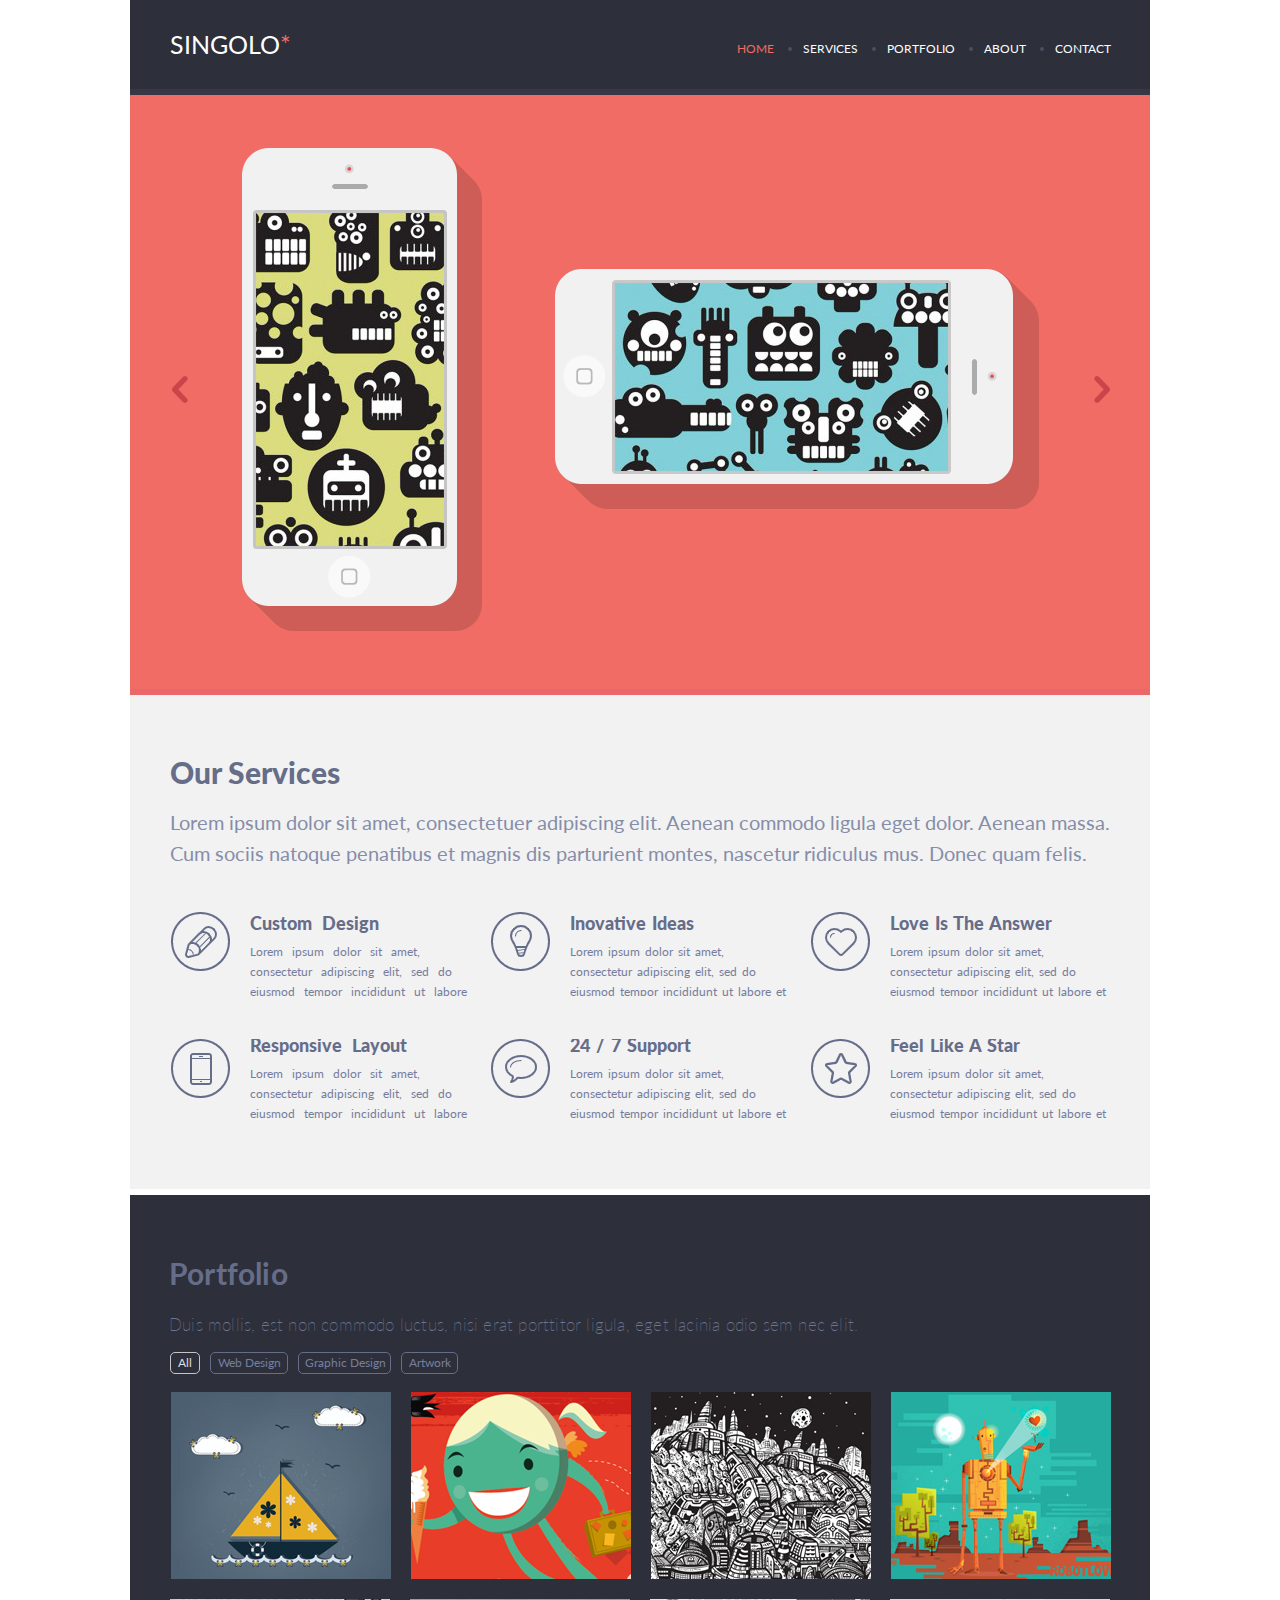
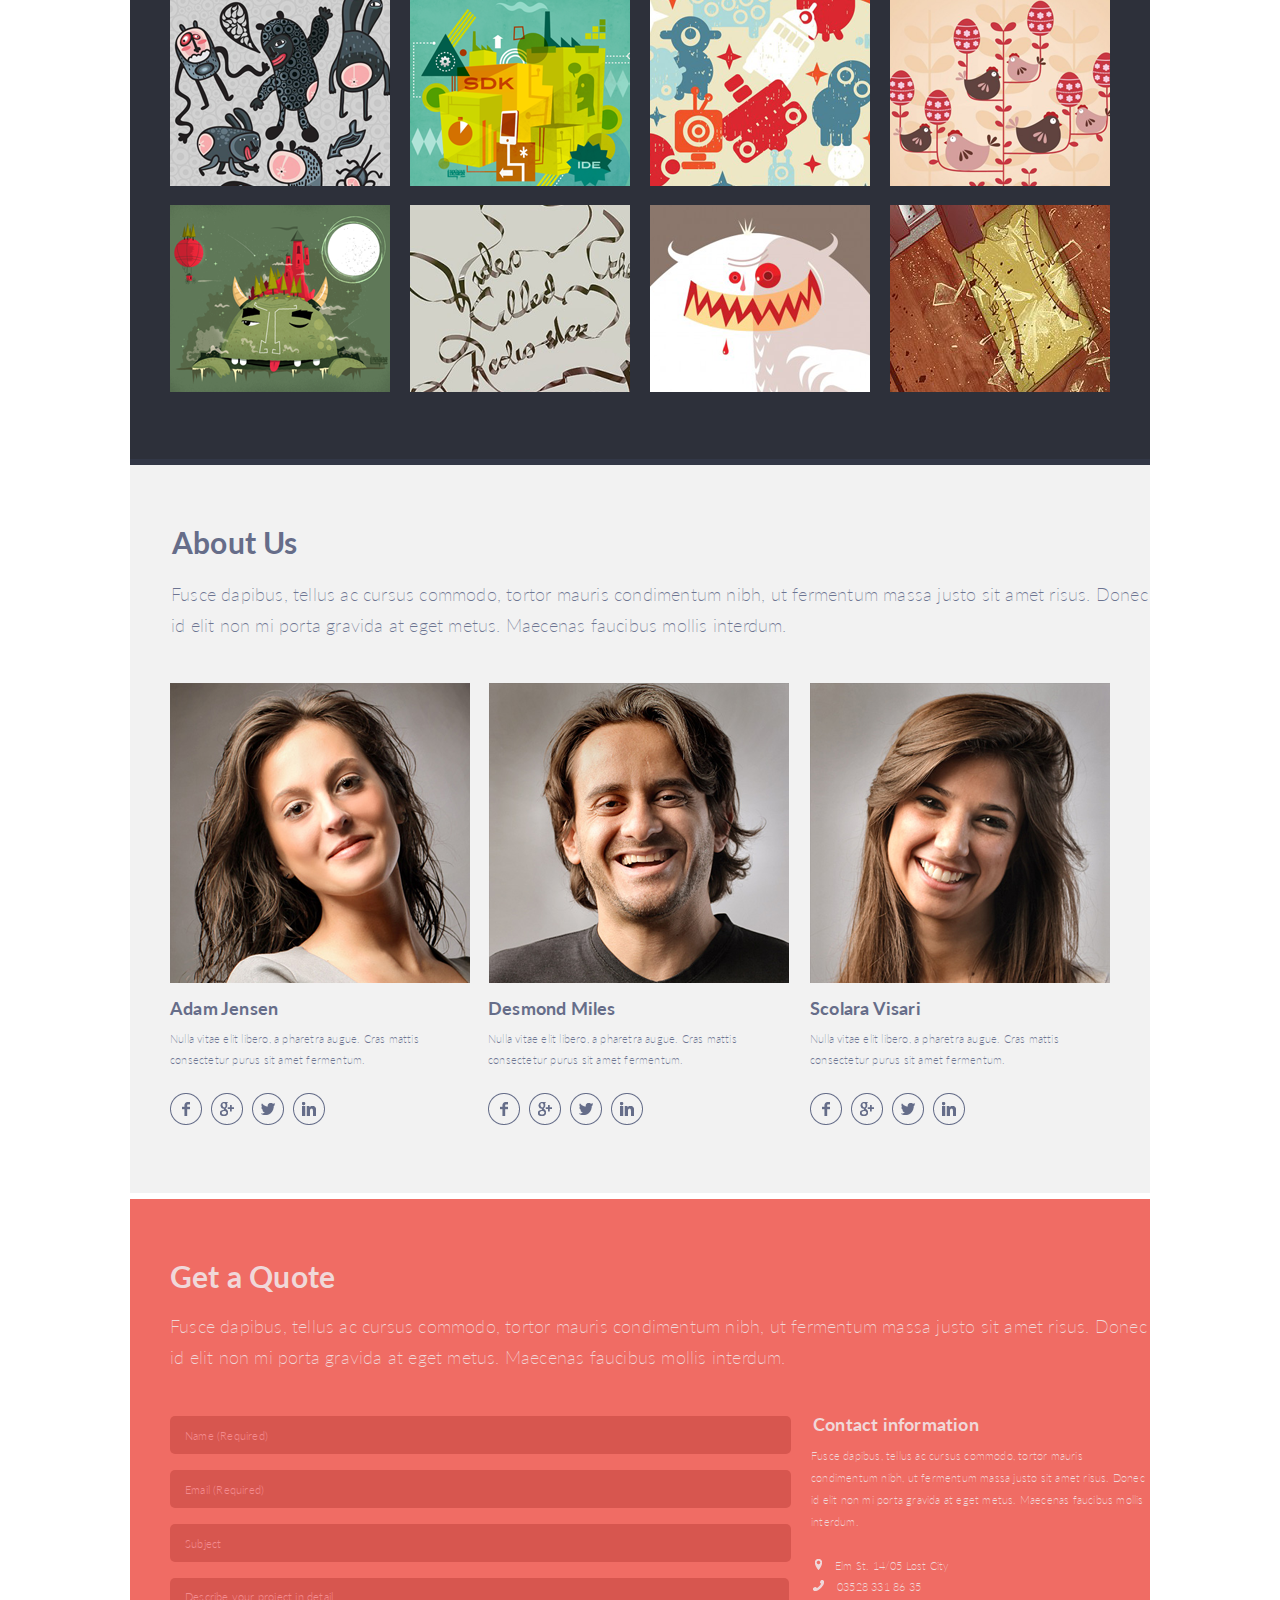
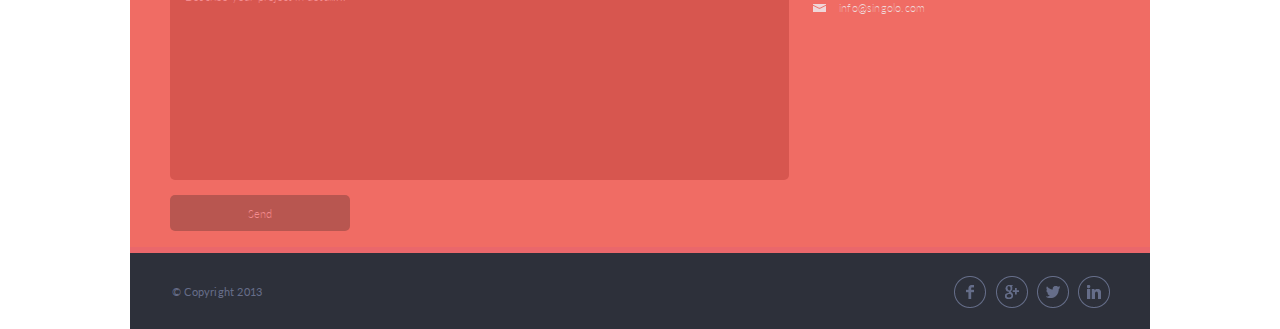
<file: index.html>
<!DOCTYPE html>
<html lang="en">
<head>
    <meta charset="UTF-8">
    <meta name="viewport" content="width=device-width, initial-scale=1.0">
    <link rel="stylesheet" href="style.css">
    <link href="https://fonts.googleapis.com/css?family=Lato&display=swap" rel="stylesheet">
    <title>Document</title>
</head>
<body>
    <div class="all">
        <header>
            <div class="logo"><a href=""><h1>SINGOLO<span>*</span></h1></a></div>
            <nav>
                <ul class="menu">
                    <li ><a href="" class="active">HOME</a></li>
                    <li><a href="">SERVICES</a></li>
                    <li><a a href="">PORTFOLIO</a></li>
                    <li><a a href="">ABOUT</a></li>
                    <li><a a href="">CONTACT</a></li>
                </ul>
            </nav>
        </header>
        <main class="slider">
            
            <div class="scroll">
                <div><img src="assets/leftbut.svg"></div>
                <div><img src="assets/rightbu.svg"></div>
            </div>
            <div class="mainphoto">
                <div class="veriphone"><img src="assets/iphone.png"></div>
                <div class="verscreen"><img src="assets/Screen.png"></div>
                <div class="versshedow"><img src="assets/Shadow.png"></div>

            </div>
            <div class="goriz">
                <div class="veriphone"><img src="assets/iPhone Horizontal.png"></div>   
              
            </div>
                
          
        </main>
        <footer>
            <div class="infoservices">
                <h2>Our Services</h2>
                <p>Lorem ipsum dolor sit amet, consectetuer adipiscing elit. Aenean commodo ligula eget dolor. Aenean massa. Cum sociis natoque penatibus et magnis dis parturient montes, nascetur ridiculus mus. Donec quam felis.</p>
            </div>
            <div class="fblockser">
                <ul>
                    <li>
                        <span><img src="assets/pen.png"></span>
                        <div>
                            <p>Custom Design</p>
                            <span>Lorem ipsum dolor sit amet, consectetur adipiscing elit, sed do eiusmod tempor incididunt ut labore et dolore magna aliqua. Ut enim ad minim veniam, quis nostrud exercitation ullamco laboris nisi ut aliquip ex ea commodo consequat. Duis aute irure dolor in reprehenderit in voluptate velit esse cillum dolore eu fugiat nulla pariatur. Excepteur sint occaecat cupidatat non proident, sunt in culpa qui officia deserunt mollit anim id est laborum</span>
                        </div>
                    </li>
                    <li>
                        <img src="assets/Bulb.png">
                        <div>
                            <p>Inovative Ideas</p>
                            <span>Lorem ipsum dolor sit amet, consectetur adipiscing elit, sed do eiusmod tempor incididunt ut labore et dolore magna aliqua. Ut enim ad minim veniam, quis nostrud exercitation ullamco laboris nisi ut aliquip ex ea commodo consequat. Duis aute irure dolor in reprehenderit in voluptate velit esse cillum dolore eu fugiat nulla pariatur. Excepteur sint occaecat cupidatat non proident, sunt in culpa qui officia deserunt mollit anim id est laborum</span>
                        </div>
                    </li>
                    <li>
                        <img src="assets/Heart.png">
                        <div>
                            <p>Love Is The Answer</p>
                            <span>Lorem ipsum dolor sit amet, consectetur adipiscing elit, sed do eiusmod tempor incididunt ut labore et dolore magna aliqua. Ut enim ad minim veniam, quis nostrud exercitation ullamco laboris nisi ut aliquip ex ea commodo consequat. Duis aute irure dolor in reprehenderit in voluptate velit esse cillum dolore eu fugiat nulla pariatur. Excepteur sint occaecat cupidatat non proident, sunt in culpa qui officia deserunt mollit anim id est laborum</span>
                        </div>
                        </li>
                
                </ul>                
            </div>
            <div class="fblockser second">
                <ul>
                    <li>
                        <span><img src="assets/Phone.png"></span>
                        <div>
                            <p>Responsive Layout</p>
                            <span>Lorem ipsum dolor sit amet, consectetur adipiscing elit, sed do eiusmod tempor incididunt ut labore et dolore magna aliqua. Ut enim ad minim veniam, quis nostrud exercitation ullamco laboris nisi ut aliquip ex ea commodo consequat. Duis aute irure dolor in reprehenderit in voluptate velit esse cillum dolore eu fugiat nulla pariatur. Excepteur sint occaecat cupidatat non proident, sunt in culpa qui officia deserunt mollit anim id est laborum</span>
                        </div>
                    </li>
                    <li>
                        <img src="assets/Bubble.png">
                        <div>
                            <p>24 / 7 Support</p>
                            <span>Lorem ipsum dolor sit amet, consectetur adipiscing elit, sed do eiusmod tempor incididunt ut labore et dolore magna aliqua. Ut enim ad minim veniam, quis nostrud exercitation ullamco laboris nisi ut aliquip ex ea commodo consequat. Duis aute irure dolor in reprehenderit in voluptate velit esse cillum dolore eu fugiat nulla pariatur. Excepteur sint occaecat cupidatat non proident, sunt in culpa qui officia deserunt mollit anim id est laborum</span>
                        </div>
                    </li>
                    <li>
                        <img src="assets/Star.png">
                        <div>
                            <p>Feel Like A Star</p>
                            <span>Lorem ipsum dolor sit amet, consectetur adipiscing elit, sed do eiusmod tempor incididunt ut labore et dolore magna aliqua. Ut enim ad minim veniam, quis nostrud exercitation ullamco laboris nisi ut aliquip ex ea commodo consequat. Duis aute irure dolor in reprehenderit in voluptate velit esse cillum dolore eu fugiat nulla pariatur. Excepteur sint occaecat cupidatat non proident, sunt in culpa qui officia deserunt mollit anim id est laborum</span>
                        </div>
                     </li>
                
                </ul>                
            </div>
            

        </footer>
    </div>

    <div class="all">
        <div class="Portfolio">
            <div>Portfolio</div>
            <div class="portinf">
                Duis mollis, est non commodo luctus, nisi erat porttitor ligula, eget lacinia odio sem nec elit.
            </div>
            <ul>
                <li class="active"><input type="submit" value="All"></li>
                <li><input type="submit" value="Web Design"></li>
                <li><input type="submit" value="Graphic Design"></li>
                <li><input type="submit" value="Artwork"></li>            
            </ul>
            <div class="photo">
                <ul class="firsline">
                    <li><img src="assets/ship.png" alt="ship"></li>
                    <li><img src="assets/facescrim.png" alt="face"></li>
                    <li><img src="assets/city.png" alt="city"></li>
                    <li><img src="assets/robotlov.png" alt="robot"></li>
                </ul>
                <ul class="secondline">
                    <li><img src="assets/bear.png" alt="bear"></li>
                    <li><img src="assets/sdk.png" alt="mobilesdk"></li>
                    <li><img src="assets/roket.png" alt="rocket"></li>
                    <li><img src="assets/chiken.png" alt="chikens"></li>
                </ul>
                <ul class="thirdline">
                    <li><img src="assets/greencity.png" alt="grenn city"></li>
                    <li><img src="assets/words.png" alt="words"></li>
                    <li><img src="assets/yeti.png" alt="yeti"></li>
                    <li><img src="assets/growani.png" alt="grow aniamtion"></li>
                </ul>
                <ul class="fourline">
                    <li><img src="assets/greencity.png" alt="grenn city"></li>
                    <li><img src="assets/words.png" alt="words"></li>
                    <li><img src="assets/yeti.png" alt="yeti"></li>
                    <li><img src="assets/growani.png" alt="grow aniamtion"></li>
                </ul>
            </div>

            
        </div>

        <div class="AboutUs">
            <div>About Us</div>
            <div class="textabout">
                Fusce dapibus, tellus ac cursus commodo, tortor mauris condimentum nibh, ut fermentum massa justo sit amet risus. Donec id elit non mi porta gravida at eget metus. Maecenas faucibus mollis interdum.
            </div>

            <ul class="personinf">
                <li>
                    <div><img src="assets/fwphoto.png" alt="photo Adam"></div>
                    <div class="personname">Adam Jensen</div>
                    <div class="aboutperson">Nulla vitae elit libero, a pharetra augue. Cras mattis consectetur purus sit amet fermentum.  </div>
                    <div class="personcontact">
                        <a href="https://www.facebook.com/"><img src="assets/facebook.png" alt="facebook"></a>
                        <a href="https://plus.google.com/"><img src="assets/google+.png" alt="google+"></a>
                        <a href="https://twitter.com/"><img src="assets/twitter.png" alt="twitter"></a>
                        <a href="https://www.linkedin.com/"><img src="assets/linkedin.png" alt="linkedin"></a>
                    </div>
                </li>
                <li class="Aboutseccolomn">
                    <div><img src="assets/smphoto.png" alt="photo Desmond"></div>
                    <div class="personname">Desmond Miles</div>
                    <div class="aboutperson">Nulla vitae elit libero, a pharetra augue. Cras mattis consectetur purus sit amet fermentum.  </div>
                    <div class="personcontact">
                        <a href="https://www.facebook.com/"><img src="assets/facebook.png" alt="facebook"></a>
                        <a href="https://plus.google.com/"><img src="assets/google+.png" alt="google+"></a>
                        <a href="https://twitter.com/"><img src="assets/twitter.png" alt="twitter"></a>
                        <a href="https://www.linkedin.com/"><img src="assets/linkedin.png" alt="linkedin"></a>
                    </div>
                </li>
                <li class="Aboutseccolomn2">
                    <div><img src="assets/twphoto.png" alt="photo Scolara"></div>
                    <div class="personname">Scolara Visari</div>
                    <div class="aboutperson">Nulla vitae elit libero, a pharetra augue. Cras mattis consectetur purus sit amet fermentum. </div>
                    <div class="personcontact">
                        <a href="https://www.facebook.com/"><img src="assets/facebook.png" alt="facebook"></a>
                        <a href="https://plus.google.com/"><img src="assets/google+.png" alt="google+"></a>
                        <a href="https://twitter.com/"><img src="assets/twitter.png" alt="twitter"></a>
                        <a href="https://www.linkedin.com/"><img src="assets/linkedin.png" alt="linkedin"></a>
                    </div>
                </li>
            </ul>

        </div>




    </div>
    <div class="all3">
        <div class="singolo3">
            <div class="GetAquote">
                <div>Get a Quote</div>
                <div class="texGetAquote">
                Fusce dapibus, tellus ac cursus commodo, tortor mauris condimentum nibh, ut fermentum massa justo sit amet risus. Donec id elit non mi porta gravida at eget metus. Maecenas faucibus mollis interdum.
                </div>
                <div class="form_contact">
                    <form method="post" action="http://singolo.com" target="_blank">
                        <input type="text" required placeholder="Name (Required)">
                        <input type="email" required placeholder="Email (Required)">
                        <input type="text" placeholder="Subject">
                        <textarea name="discribe_project" placeholder="Describe your project in detail...."></textarea>
                        <label class="submitform"><input type="submit" value="Send"></label>
                    </form>
                    <div class="contact_in_form">
                        <div>Contact information</div>
                        <div class="ccontact_in_form_text">
                        Fusce dapibus, tellus ac cursus commodo, tortor mauris condimentum nibh, ut fermentum massa justo sit amet risus. Donec id elit non mi porta gravida at eget metus. Maecenas faucibus mollis interdum.
                        </div>
                        <div class="company_contact">
                            <div><img src="assets/location.png" alt="location"><span>Elm St. 14/05 Lost City</span></div>
                            <div><img src="assets/phone2.png" alt="phone"><span><a href="tel:+7035283318635">03528 331 86 35</span></a></div>
                            <div><img src="assets/mail.png" alt="mail"><span><a href="mailto:info@singolo.com" title="">info@singolo.com</a></span></div>
                        </div>
                        
                    </div>
                </div>
            </div>
        </div>
        <div class="footer">
            <div>&copy; Copyright 2013</div>
            <div class="personcontact">
                <a href="https://www.facebook.com/"><img src="assets/facebook.png" alt="facebook"></a>
                <a href="https://plus.google.com/"><img src="assets/google+.png" alt="google+"></a>
                <a href="https://twitter.com/"><img src="assets/twitter.png" alt="twitter"></a>
                <a href="https://www.linkedin.com/"><img src="assets/linkedin.png" alt="linkedin"></a>
            </div>

        </div>
  </div> 


</body>
</html>
</file>
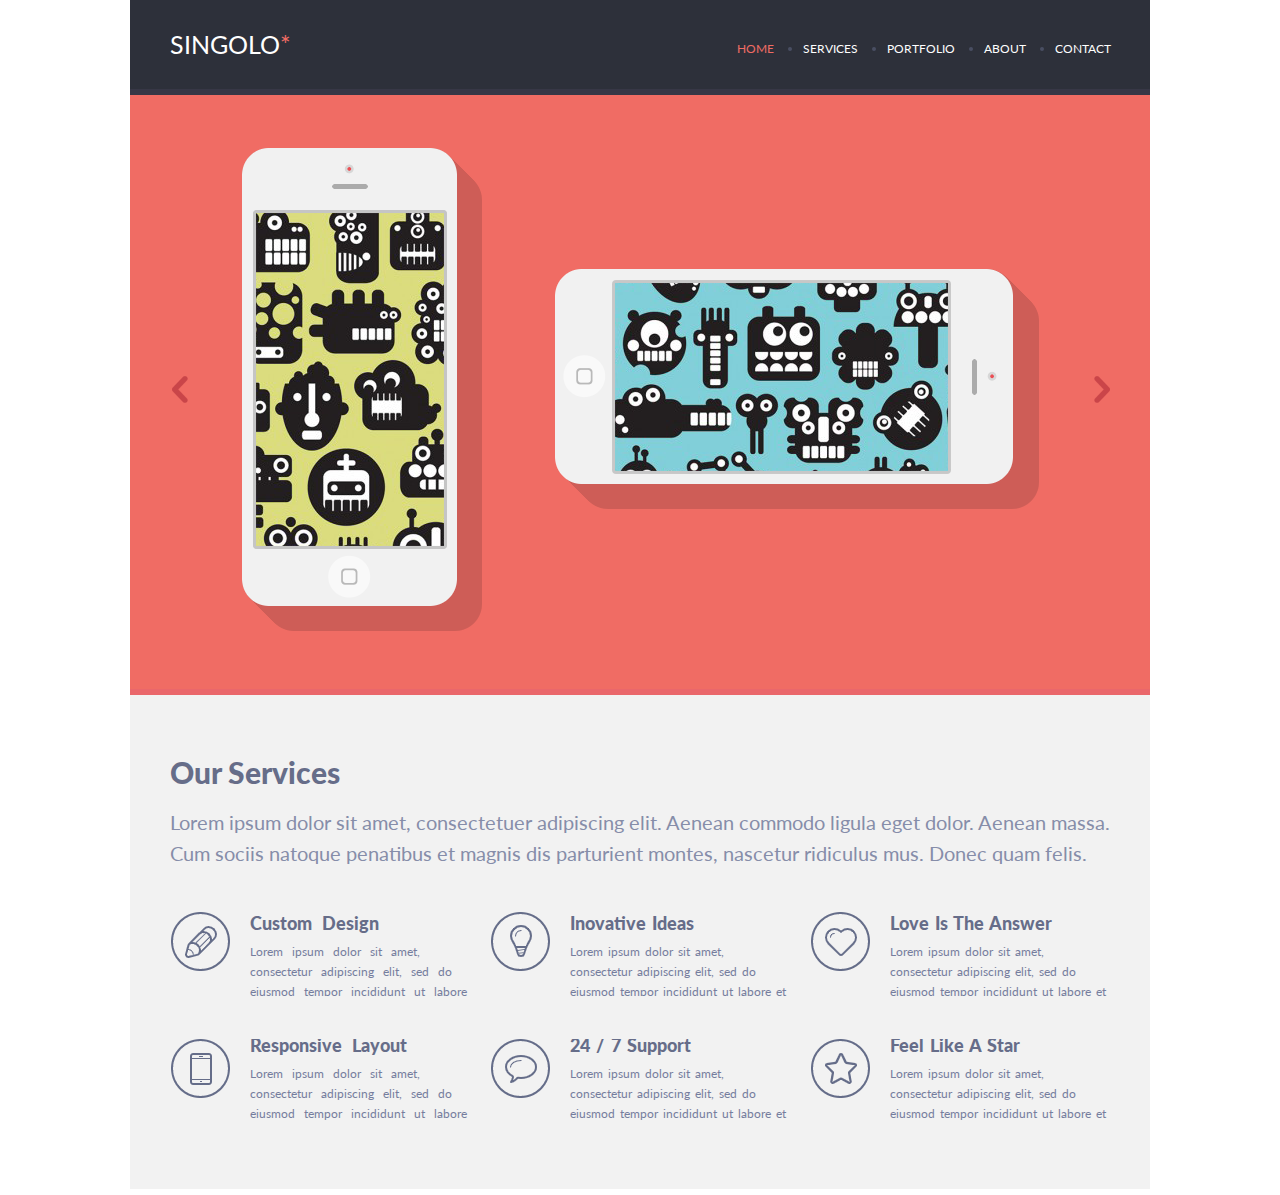
<file: singolo1.html>
<!DOCTYPE html>
<html lang="en">
<head>
    <meta charset="UTF-8">
    <meta name="viewport" content="width=device-width, initial-scale=1.0">
    <link rel="stylesheet" href="singolo1.css">
    <link href="https://fonts.googleapis.com/css?family=Lato&display=swap" rel="stylesheet">
    <title>Document</title>
</head>
<body>
    <div class="all">
        <header>
            <div class="logo"><a href=""><h1>SINGOLO<span>*</span></h1></a></div>
            <nav>
                <ul class="menu">
                    <li ><a href="" class="active">HOME</a></li>
                    <li><a href="">SERVICES</a></li>
                    <li><a a href="">PORTFOLIO</a></li>
                    <li><a a href="">ABOUT</a></li>
                    <li><a a href="">CONTACT</a></li>
                </ul>
            </nav>
        </header>
        <main class="slider">
            
            <div class="scroll">
                <div><img src="assets/leftbut.svg"></div>
                <div><img src="assets/rightbu.svg"></div>
            </div>
            <div class="mainphoto">
                <div class="veriphone"><img src="assets/iphone.png"></div>
                <div class="verscreen"><img src="assets/Screen.png"></div>
                <div class="versshedow"><img src="assets/Shadow.png"></div>

            </div>
            <div class="goriz">
                <div class="veriphone"><img src="assets/iPhone Horizontal.png"></div>   
              
            </div>
                
          
        </main>
        <footer>
            <div class="infoservices">
                <h2>Our Services</h2>
                <p>Lorem ipsum dolor sit amet, consectetuer adipiscing elit. Aenean commodo ligula eget dolor. Aenean massa. Cum sociis natoque penatibus et magnis dis parturient montes, nascetur ridiculus mus. Donec quam felis.</p>
            </div>
            <div class="fblockser">
                <ul>
                    <li>
                        <span><img src="assets/pen.png"></span>
                        <div>
                            <p>Custom Design</p>
                            <span>Lorem ipsum dolor sit amet, consectetur adipiscing elit, sed do eiusmod tempor incididunt ut labore et dolore magna aliqua. Ut enim ad minim veniam, quis nostrud exercitation ullamco laboris nisi ut aliquip ex ea commodo consequat. Duis aute irure dolor in reprehenderit in voluptate velit esse cillum dolore eu fugiat nulla pariatur. Excepteur sint occaecat cupidatat non proident, sunt in culpa qui officia deserunt mollit anim id est laborum</span>
                        </div>
                    </li>
                    <li>
                        <img src="assets/Bulb.png">
                        <div>
                            <p>Inovative Ideas</p>
                            <span>Lorem ipsum dolor sit amet, consectetur adipiscing elit, sed do eiusmod tempor incididunt ut labore et dolore magna aliqua. Ut enim ad minim veniam, quis nostrud exercitation ullamco laboris nisi ut aliquip ex ea commodo consequat. Duis aute irure dolor in reprehenderit in voluptate velit esse cillum dolore eu fugiat nulla pariatur. Excepteur sint occaecat cupidatat non proident, sunt in culpa qui officia deserunt mollit anim id est laborum</span>
                        </div>
                    </li>
                    <li>
                        <img src="assets/Heart.png">
                        <div>
                            <p>Love Is The Answer</p>
                            <span>Lorem ipsum dolor sit amet, consectetur adipiscing elit, sed do eiusmod tempor incididunt ut labore et dolore magna aliqua. Ut enim ad minim veniam, quis nostrud exercitation ullamco laboris nisi ut aliquip ex ea commodo consequat. Duis aute irure dolor in reprehenderit in voluptate velit esse cillum dolore eu fugiat nulla pariatur. Excepteur sint occaecat cupidatat non proident, sunt in culpa qui officia deserunt mollit anim id est laborum</span>
                        </div>
                        </li>
                
                </ul>                
            </div>
            <div class="fblockser second">
                <ul>
                    <li>
                        <span><img src="assets/Phone.png"></span>
                        <div>
                            <p>Responsive Layout</p>
                            <span>Lorem ipsum dolor sit amet, consectetur adipiscing elit, sed do eiusmod tempor incididunt ut labore et dolore magna aliqua. Ut enim ad minim veniam, quis nostrud exercitation ullamco laboris nisi ut aliquip ex ea commodo consequat. Duis aute irure dolor in reprehenderit in voluptate velit esse cillum dolore eu fugiat nulla pariatur. Excepteur sint occaecat cupidatat non proident, sunt in culpa qui officia deserunt mollit anim id est laborum</span>
                        </div>
                    </li>
                    <li>
                        <img src="assets/Bubble.png">
                        <div>
                            <p>24 / 7 Support</p>
                            <span>Lorem ipsum dolor sit amet, consectetur adipiscing elit, sed do eiusmod tempor incididunt ut labore et dolore magna aliqua. Ut enim ad minim veniam, quis nostrud exercitation ullamco laboris nisi ut aliquip ex ea commodo consequat. Duis aute irure dolor in reprehenderit in voluptate velit esse cillum dolore eu fugiat nulla pariatur. Excepteur sint occaecat cupidatat non proident, sunt in culpa qui officia deserunt mollit anim id est laborum</span>
                        </div>
                    </li>
                    <li>
                        <img src="assets/Star.png">
                        <div>
                            <p>Feel Like A Star</p>
                            <span>Lorem ipsum dolor sit amet, consectetur adipiscing elit, sed do eiusmod tempor incididunt ut labore et dolore magna aliqua. Ut enim ad minim veniam, quis nostrud exercitation ullamco laboris nisi ut aliquip ex ea commodo consequat. Duis aute irure dolor in reprehenderit in voluptate velit esse cillum dolore eu fugiat nulla pariatur. Excepteur sint occaecat cupidatat non proident, sunt in culpa qui officia deserunt mollit anim id est laborum</span>
                        </div>
                     </li>
                
                </ul>                
            </div>
            

        </footer>
    </div>

</body>
</html>
</file>
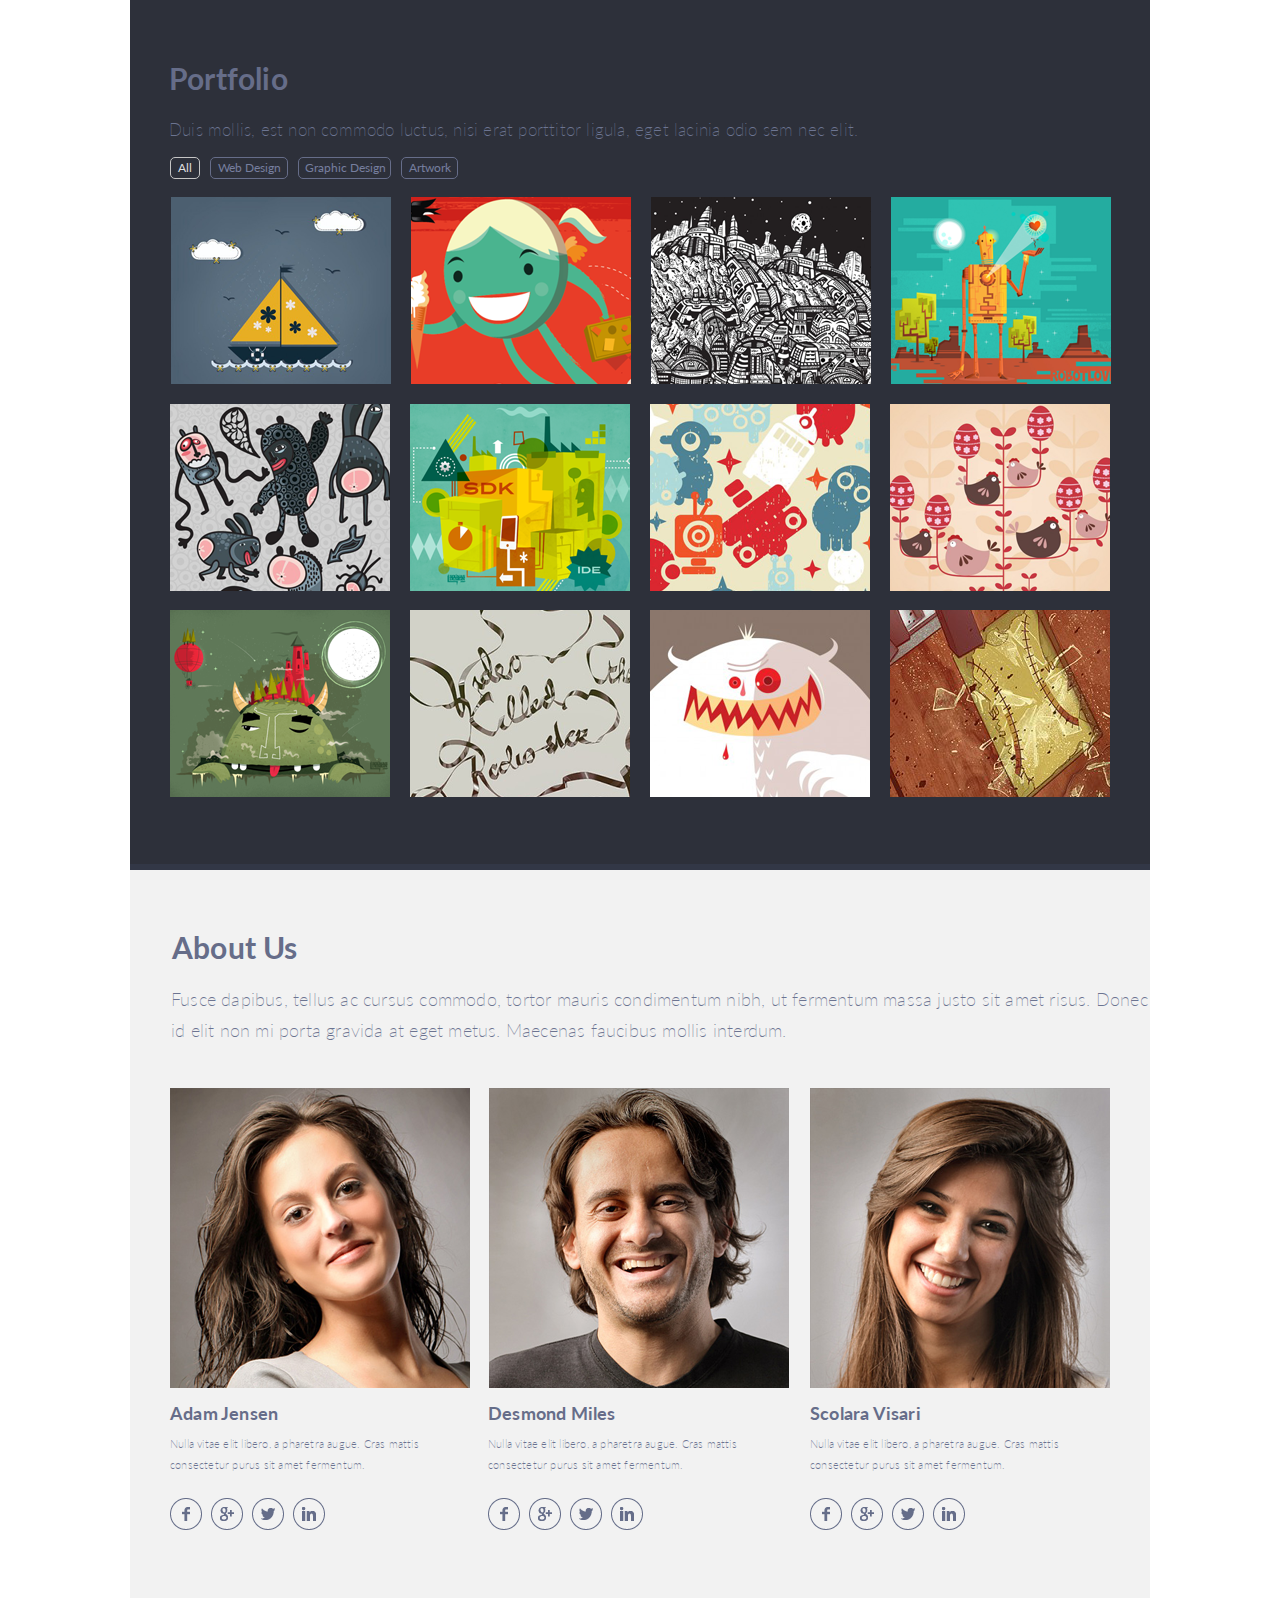
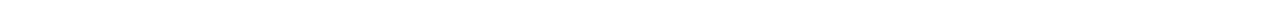
<file: singolo2.html>
<!DOCTYPE html>
<html lang="en">
<head>
    <meta charset="UTF-8">
    <meta name="viewport" content="width=device-width, initial-scale=1.0">
    <link rel="stylesheet" href="singolo2.css">
    <link href="https://fonts.googleapis.com/css?family=Lato&display=swap" rel="stylesheet">
    <title>Document</title>
</head>
<body>
    <div class="all">
        <div class="Portfolio">
            <div>Portfolio</div>
            <div class="portinf">
                Duis mollis, est non commodo luctus, nisi erat porttitor ligula, eget lacinia odio sem nec elit.
            </div>
            <ul>
                <li class="active"><input type="submit" value="All"></li>
                <li><input type="submit" value="Web Design"></li>
                <li><input type="submit" value="Graphic Design"></li>
                <li><input type="submit" value="Artwork"></li>            
            </ul>
            <div class="photo">
                <ul class="firsline">
                    <li><img src="assets/ship.png" alt="ship"></li>
                    <li><img src="assets/facescrim.png" alt="face"></li>
                    <li><img src="assets/city.png" alt="city"></li>
                    <li><img src="assets/robotlov.png" alt="robot"></li>
                </ul>
                <ul class="secondline">
                    <li><img src="assets/bear.png" alt="bear"></li>
                    <li><img src="assets/sdk.png" alt="mobilesdk"></li>
                    <li><img src="assets/roket.png" alt="rocket"></li>
                    <li><img src="assets/chiken.png" alt="chikens"></li>
                </ul>
                <ul class="thirdline">
                    <li><img src="assets/greencity.png" alt="grenn city"></li>
                    <li><img src="assets/words.png" alt="words"></li>
                    <li><img src="assets/yeti.png" alt="yeti"></li>
                    <li><img src="assets/growani.png" alt="grow aniamtion"></li>
                </ul>
                <ul class="fourline">
                    <li><img src="assets/greencity.png" alt="grenn city"></li>
                    <li><img src="assets/words.png" alt="words"></li>
                    <li><img src="assets/yeti.png" alt="yeti"></li>
                    <li><img src="assets/growani.png" alt="grow aniamtion"></li>
                </ul>
            </div>

            
        </div>

        <div class="AboutUs">
            <div>About Us</div>
            <div class="textabout">
                Fusce dapibus, tellus ac cursus commodo, tortor mauris condimentum nibh, ut fermentum massa justo sit amet risus. Donec id elit non mi porta gravida at eget metus. Maecenas faucibus mollis interdum.
            </div>

            <ul class="personinf">
                <li>
                    <div><img src="assets/fwphoto.png" alt="photo Adam"></div>
                    <div class="personname">Adam Jensen</div>
                    <div class="aboutperson">Nulla vitae elit libero, a pharetra augue. Cras mattis consectetur purus sit amet fermentum.  </div>
                    <div class="personcontact">
                        <a href="https://www.facebook.com/"><img src="assets/facebook.png" alt="facebook"></a>
                        <a href="https://plus.google.com/"><img src="assets/google+.png" alt="google+"></a>
                        <a href="https://twitter.com/"><img src="assets/twitter.png" alt="twitter"></a>
                        <a href="https://www.linkedin.com/"><img src="assets/linkedin.png" alt="linkedin"></a>
                    </div>
                </li>
                <li class="Aboutseccolomn">
                    <div><img src="assets/smphoto.png" alt="photo Desmond"></div>
                    <div class="personname">Desmond Miles</div>
                    <div class="aboutperson">Nulla vitae elit libero, a pharetra augue. Cras mattis consectetur purus sit amet fermentum.  </div>
                    <div class="personcontact">
                        <a href="https://www.facebook.com/"><img src="assets/facebook.png" alt="facebook"></a>
                        <a href="https://plus.google.com/"><img src="assets/google+.png" alt="google+"></a>
                        <a href="https://twitter.com/"><img src="assets/twitter.png" alt="twitter"></a>
                        <a href="https://www.linkedin.com/"><img src="assets/linkedin.png" alt="linkedin"></a>
                    </div>
                </li>
                <li class="Aboutseccolomn2">
                    <div><img src="assets/twphoto.png" alt="photo Scolara"></div>
                    <div class="personname">Scolara Visari</div>
                    <div class="aboutperson">Nulla vitae elit libero, a pharetra augue. Cras mattis consectetur purus sit amet fermentum. </div>
                    <div class="personcontact">
                        <a href="https://www.facebook.com/"><img src="assets/facebook.png" alt="facebook"></a>
                        <a href="https://plus.google.com/"><img src="assets/google+.png" alt="google+"></a>
                        <a href="https://twitter.com/"><img src="assets/twitter.png" alt="twitter"></a>
                        <a href="https://www.linkedin.com/"><img src="assets/linkedin.png" alt="linkedin"></a>
                    </div>
                </li>
            </ul>

        </div>




    </div>
    
</body>
</html>
</file>
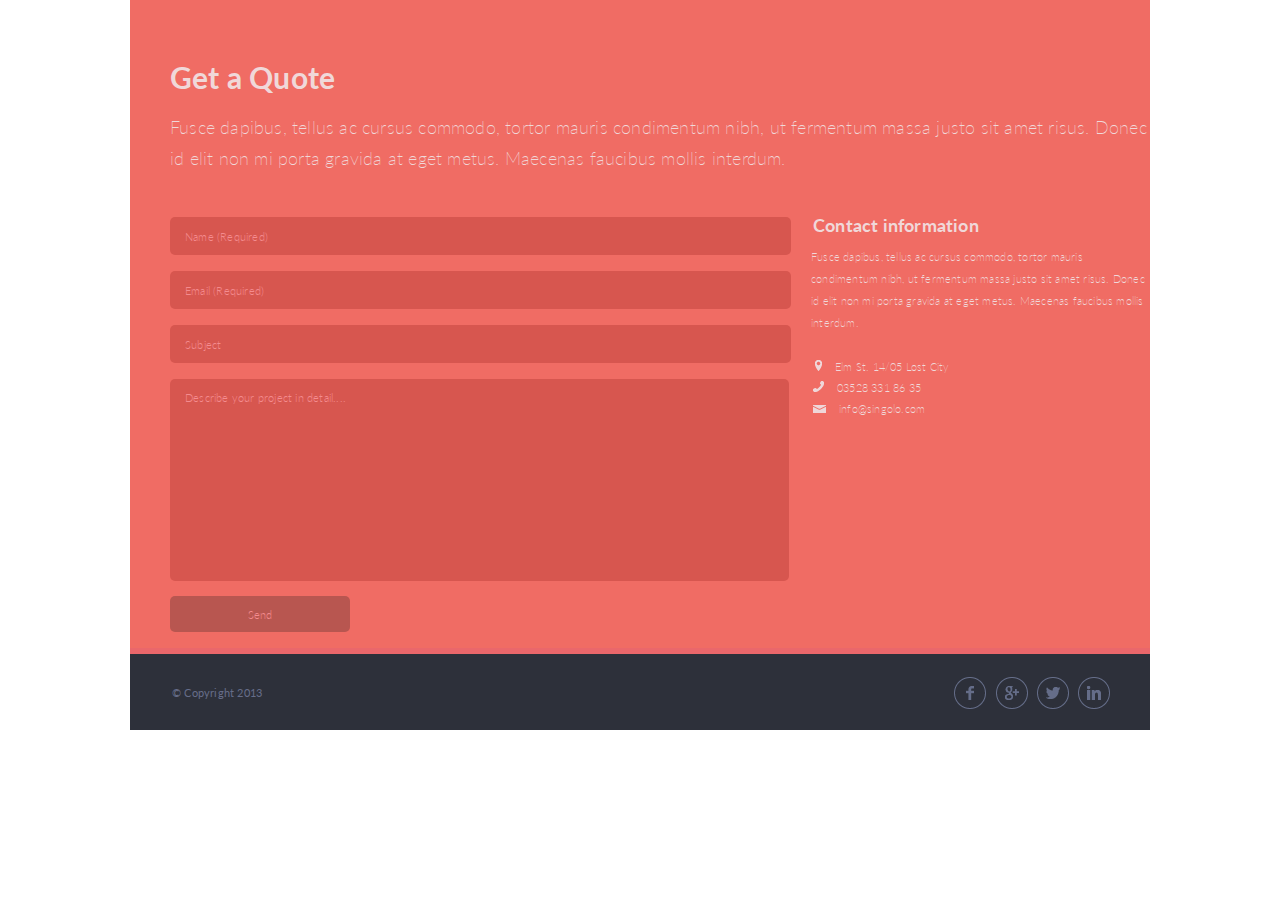
<file: singolo3.html>
<!DOCTYPE html>
<html lang="en">
<head>
    <meta charset="UTF-8">
    <meta name="viewport" content="width=device-width, initial-scale=1.0">
    <link rel="stylesheet" href="singolo3.css">
    <link href="https://fonts.googleapis.com/css?family=Lato&display=swap" rel="stylesheet">
    <title>Document</title>
</head>
<body>
  <div class="all3">
        <div class="singolo3">
            <div class="GetAquote">
                <div>Get a Quote</div>
                <div class="texGetAquote">
                Fusce dapibus, tellus ac cursus commodo, tortor mauris condimentum nibh, ut fermentum massa justo sit amet risus. Donec id elit non mi porta gravida at eget metus. Maecenas faucibus mollis interdum.
                </div>
                <div class="form_contact">
                    <form method="post" action="http://singolo.com" target="_blank">
                        <input type="text" required placeholder="Name (Required)">
                        <input type="email" required placeholder="Email (Required)">
                        <input type="text" placeholder="Subject">
                        <textarea name="discribe_project" placeholder="Describe your project in detail...."></textarea>
                        <label class="submitform"><input type="submit" value="Send"></label>
                    </form>
                    <div class="contact_in_form">
                        <div>Contact information</div>
                        <div class="ccontact_in_form_text">
                        Fusce dapibus, tellus ac cursus commodo, tortor mauris condimentum nibh, ut fermentum massa justo sit amet risus. Donec id elit non mi porta gravida at eget metus. Maecenas faucibus mollis interdum.
                        </div>
                        <div class="company_contact">
                            <div><img src="assets/location.png" alt="location"><span>Elm St. 14/05 Lost City</span></div>
                            <div><img src="assets/phone2.png" alt="phone"><span><a href="tel:+7035283318635">03528 331 86 35</span></a></div>
                            <div><img src="assets/mail.png" alt="mail"><span><a href="mailto:info@singolo.com" title="">info@singolo.com</a></span></div>
                        </div>
                        
                    </div>
                </div>
            </div>
        </div>
        <div class="footer">
            <div>&copy; Copyright 2013</div>
            <div class="personcontact">
                <a href="https://www.facebook.com/"><img src="assets/facebook.png" alt="facebook"></a>
                <a href="https://plus.google.com/"><img src="assets/google+.png" alt="google+"></a>
                <a href="https://twitter.com/"><img src="assets/twitter.png" alt="twitter"></a>
                <a href="https://www.linkedin.com/"><img src="assets/linkedin.png" alt="linkedin"></a>
            </div>

        </div>
  </div> 

</body>
</html>
</file>
<file: style.css>
body {
    margin: 0 auto;
    
}
.all {
    width: 1020px; 
    margin: 0 auto;
}

a {
    margin: 0;
}
header {
    display: flex;
    justify-content: space-between;
    height: 89px;
    background-color: rgb(45,48,58);
    color: rgb(255,255,255);
    border-bottom: solid 6px rgb(55,55,70);
    }


h1 {
    font-size: 25px;
    font-family: 'Lato', sans-serif;
    font-weight:400;
    margin: 0;
}

.menu {
    display: flex;  
    flex-direction: row;
}

.logo {
    margin-top: 29px;
    margin-left: 40px;
    
}

.logo span {
    color: rgb(240,108,100);
}

header ul {
    margin-right: 25px;
    margin-top: 41px;
}

.menu li {
    margin-left: 13px;
    margin-right: 16px;
    font-size: 12px;  
    padding: 0; 
    color:rgb(73, 78, 98); 
    font-family: 'Lato', sans-serif;
    list-style-type:disc;
}

.menu li:last-child {
    margin-right: 14px;
}

header a {
    color:rgb(255,255,255);
    text-decoration: none;
}

header a:hover {
    color:rgb(240,108,100);
    transform: scale(1,2);    
}

header li:hover {
    transform:scale(1.1,1.1);    
}

header li:first-child {
    list-style-type: none;
}

.menu .active {
    color: rgb(240,108,100); 
}

/*------------------slider------------------------------*/

.slider {
    height:594px;
    border-bottom: 6px solid rgb(234,103,107) ;
    background-color:rgb(240,108,100) ;
    
}

.scroll {
    display: flex;
    justify-content: space-between;
    position: relative;  
}

.scroll div:hover {
    transform: scale(1.1,1.1);
}

.scroll div:first-child {
    position: absolute;
    top: 281px;
    left:42px;
}
.scroll div:last-child {
    position: absolute;
    top: 281px;
    right: 40px;
}

/*------------------1 mob------------------------------*/

main .mainphoto {
    display: flex;
    position: absolute;
    
}

.mainphoto  .veriphone {
    position: absolute;
    top: 53px;
    left:112px;
    z-index: 2;
}

.veriphone a {
    width: 215;
    height: 458;
}

.mainphoto .verscreen {
    position: absolute;
    top: 115px;
    left:123px;    
    z-index: 100;
}

.verscreen {
    width: 194;
    height: 339;
}

.mainphoto  .versshedow {
    position: absolute;
    top: 53px;
    left:112px;
    z-index: 1;
}

/*------------------2 mob------------------------------*/
main .goriz {
    display: flex;
    position: absolute;   
}

.goriz  .veriphone {
    position: absolute;
    top: 174px;
    left:425px;   
}

.veriphone a {
    width: 215;
    height: 458;
}

/*------------------footer------------------------------*/

footer {
    height: 494px;
    background-color: rgb(242,242,242);
    border-bottom: 6px solid rgb(255, 255,255);
}
.infoservices {
    padding-left: 40px;
    padding-top: 59px;
    
}

.infoservices h2 {
    margin: 0;
    font-size: 30px;
    font-family: 'Lato', sans-serif;
    font-weight: 900;
    color: rgb(102, 109,137);
    
}

.infoservices p {
    margin: 0;
    margin-top: 17px;
    line-height: 1.55;
    font-size: 20px;
    font-family: 'Lato', sans-serif;
    color: rgb(134, 141,169);
    
}


.fblockser {
    margin-top: 43px;
}
.fblockser ul {
    list-style-type: none;
    display: flex;
    overflow: hidden;
    margin:0 ;
    padding: 0;
    align-items: flex-start;
    word-spacing: 2px;
}

.fblockser ul li{
    display: flex;
    justify-content: space-around;
    font-family: 'Lato', sans-serif;
    color: rgb(118, 126,158);
    height: 84px;
    width: 299px;
    
}

.fblockser li span {
    display: block;  
    font-size: 12px;
    line-height: 20px; 
}
.fblockser img {
    width: 59px;
    height: 59px;
    vertical-align: center;
    margin-right: 20px;
}

.fblockser p {
    font-family: 'Lato', sans-serif;
    color: rgb(102, 109,137);
    margin-top: 0;
    margin-bottom: 8px;
    font-size: 18px;
    font-weight: 900;
}

.fblockser ul li:first-child {
    margin-left: 41px;
    word-spacing: 6px;   
}
.fblockser ul li {
    margin-left: 21px;
}
.fblockser .second {
    margin-top: 42px;
}

.second ul li div {
    margin-top: -5px;       
}


/*----------------------singolo 2 ----------------*/

body {
    margin: 0 auto;
}

.all {
    width: 1020px;
    margin: 0 auto;
}

.Portfolio {
    background-color: rgb(45, 48, 58);
    height: 864px;
    font-family: 'Lato', sans-serif;
    margin: 0 auto;
    border-bottom: 6px solid rgb(50, 55, 70);
}

.Portfolio div:first-child {
    color: rgb(102, 109, 137);
    font-size: 30px;
    margin-left: 39px;
    padding-top: 60px;
    font-weight: bolder;
    letter-spacing: 0.2px;
    font-stretch: ultra-expanded;    
    
}

.Portfolio .portinf {
    color: rgb(108, 116, 145);
    font-size: 17px;    
    margin-left: 39px;
    margin-top: 23px;
    font-weight: 200;
    letter-spacing: 0.2px;  
    font-family: 'Lato', sans-serif; 
    
    
}

.Portfolio ul {
    display: flex;
    flex-direction: row;
    margin-top: 16px;
    font-family: 'Lato', sans-serif;
}

li {
    list-style-type: none;    
}
.Portfolio input {
    border: solid 1px rgb(102, 109, 137);
    border-radius: 5px;
    margin-left: 10px;
    color: rgb(118, 126, 158);
    background-color: rgb(45, 48, 58);
    font-size: 12px;
    height: 22px;
    font-family: 'Lato', sans-serif;
}

input:hover {
    background-color: rgb(197, 197, 197);
    transform: scale(1.1);
}

.Portfolio li:first-child input {
    margin-left: 0px;
    width: 30px;    
}

.Portfolio li:nth-child(2) input {
    width: 78px;    
}

.Portfolio li:nth-child(3) input {
    width: 93px;    
}

.Portfolio li:nth-child(4) input {
    width: 57px;    
}

.Portfolio ul .active input {
    border-color: rgb(197, 197, 197) ;
    color: rgb(222, 222, 222) ;
}

/*------------------photo------------------------------*/
.photo ul {
    display: flex;
    flex-direction: row;  
    
}


.photo ul li {
    margin-left: 20px;
}

.photo ul li:first-child {
    margin-left: 0;
}

.photo .firsline {
    margin-top: 18px;
    margin-left: 0;
}

.photo .secondline {
    margin-top: 17px;
}

.photo .thirdline {
    margin-top: 16px;
}

.photo .fourline {
    display: none;
}

/*------------------aboutUs------------------------------*/

.AboutUs {
    margin: 0 auto;
    background-color: rgb(242, 242, 242);
    border-bottom:solid 6px rgb(255, 255, 255) ;
    height: 728px;
    font-family: 'Lato', sans-serif;
}

.AboutUs div:first-child {
    color: rgb(102, 109, 137);
    font-size: 30px;
    margin-left: 42px;
    padding-top: 59px;
    font-weight: bolder;
    letter-spacing: 0.2px;
    font-stretch: ultra-expanded;    
    
}

.AboutUs .textabout {
    color: rgb(108, 116, 145);
    font-size: 18px;    
    margin-left: 41px;
    margin-top: 19px;
    font-weight: 200;
    letter-spacing: 0.2px;  
    font-family: 'Lato', sans-serif; 
    line-height: 31px;    
    
}

/*------------------aboutUs +photo------------------------------*/

.AboutUs .personinf {
    display: flex;
    flex-direction: row;
}


.AboutUs ul {
    margin-top: 0;
}

.AboutUs .personinf li {
    width: 300px;
}

.AboutUs ul div:first-child {
    padding-top: 42px;
    margin: 0px;
}

.AboutUs .personinf .Aboutseccolomn {
    margin-left: 18px;
}

.AboutUs .personinf .Aboutseccolomn2 {
    margin-left: 22px;
}

.AboutUs .personinf .personname {
    color: rgb(102, 109, 137);
    font-size: 18px;
    margin-left: 0px;
    padding-top: 8px;
    font-weight: bolder;
    letter-spacing: 0.2px;
    font-stretch: ultra-expanded; 
}

.AboutUs .personinf .aboutperson {
    color: rgb(108, 116, 145);
    font-size: 11px;    
    margin-left: 0px;
    margin-top: 9px;
    font-weight: 200;
    letter-spacing: 0.2px;  
    font-family: 'Lato', sans-serif; 
    line-height: 21px;
}

.AboutUs .personinf .personcontact {
    margin-top: 23px;
}

.AboutUs .personinf .personcontact a:first-child {
    margin-left: 0;
}

.AboutUs .personinf .personcontact a {
    margin-left: 5px;

}

.AboutUs .personcontact img:hover {
    transform: scale(1.2);
}

/*-------------------------singolo3-----------------------*/

body {
    margin: 0 auto;
}
.all3 {
    width: 1020px;
    margin: 0 auto;
}
.GetAquote {
    margin: 0 auto;
    background-color: rgb(240, 108, 100);
    border-bottom:solid 6px rgb(234, 103, 107) ;
    height: 648px;
    font-family: 'Lato', sans-serif;
}

.GetAquote div:first-child {
    color: rgb(240, 216, 217);
    font-size: 30px;
    margin-left: 40px;
    padding-top: 59px;
    font-weight: bolder;
    letter-spacing: 0.2px;
    font-stretch: ultra-expanded;    
    
}

.GetAquote .texGetAquote {
    color: rgb(240, 216, 217);
    font-size: 18px;    
    margin-left: 40px;
    margin-top: 17px;
    font-weight: 200;
    letter-spacing: 0.2px;  
    font-family: 'Lato', sans-serif; 
    line-height: 31px;    
    
}
/*--------------------------form------------------------------------*/
form {
    display: flex;
    flex-direction: column;
    margin-left: 40px;
    
}
form input::placeholder{
    color: rgb(244, 140, 143);;
}

form input {
    background-color: rgb(215, 86, 79);
    border-radius: 5px;
    border: hidden;
    height: 36px;
    width: 604px;
    margin-top: 16px;
    font-size: 11px;
    padding-left: 15px;
    color: rgb(244, 140, 143);
    font-family: 'Lato', sans-serif;
    letter-spacing: 0.2px;
    font-weight: 300;
}

.GetAquote form .submitform input{
    margin-top: 15px;
    width: 180px;
    padding: initial;
    background-color: rgb(184, 86, 80);
}

.GetAquote form .submitform input:hover {
    background-color: rgb(240, 216, 217);
    
}

form input:first-child {
    margin-top: 43px;
}


form textarea {
    background-color: rgb(215, 86, 79);
    margin-top: 16px;
    border-radius: 5px;
    border: hidden;
    height: 188px;
    width: 602px;
    resize: none;
    color: rgb(244, 140, 143);
    font-family: 'Lato', sans-serif;
    letter-spacing: 0.2px;
    font-size: 11px;
    padding-top: 12px;
    padding-left: 15px;
    letter-spacing: 0.2px;
    font-weight: 300;

}

form textarea::-webkit-input-placeholder {
    color: rgb(244, 140, 143);
    font-family: 'Lato', sans-serif;
    letter-spacing: 0.2px;
    font-size: 11px;
    font-weight: 300;
}

/*--------------------------formcontat flex------------------------------------*/

.form_contact {
    display: flex;
    flex-direction: row;
}

.contact_in_form div:first-child {
    color: rgb(240, 216, 217);
    font-size: 18px;
    margin-left: 22px;
    padding-top: 40px;
    font-weight: bolder;
    letter-spacing: 0.2px;
    font-stretch: ultra-expanded;    
    
}

.contact_in_form .ccontact_in_form_text {
    color: rgb(240, 216, 217);
    font-size: 11px;    
    margin-left: 20px;
    margin-top: 10px;
    font-weight: 200;
    letter-spacing: 0.2px;  
    font-family: 'Lato', sans-serif; 
    line-height: 22px;    
    
}

.company_contact {
    margin-left: 22px;
}

.form_contact .contact_in_form .company_contact div {
    color: rgb(240, 216, 217);
    font-size: 11px;    
    font-weight: 200;
    letter-spacing: 0.2px;  
    font-family: 'Lato', sans-serif; 
    line-height: 21px;      
    
}

.form_contact .contact_in_form .company_contact span{
    margin-left: 13px;
}

.form_contact .contact_in_form .company_contact a{
    color: rgb(240, 216, 217);
    text-decoration: none;
}

.form_contact .contact_in_form .company_contact div:first-child{
    margin-left: 2px;
    padding-top: 22px;
}

/*--------------------------footer--------------------------*/
.footer {
    display: flex;
    flex-direction: row;
    justify-content: space-between;
    background-color: rgb(45, 48, 58);
    height: 76px;
    color: rgb(102, 109, 137);    
}

.footer div {
    margin-top: 32px;
    margin-left: 42px;
    font-size: 11px;
    font-family: 'Lato', sans-serif;
    letter-spacing: 0.2px;
}


.footer .personcontact {
    margin-top: 23px;
}

.footer .personcontact a:first-child {
    margin-left: 0;
}

.footer .personcontact a {
    margin-left: 6px;
}
.footer .personcontact a:last-child {
    margin-right: 40px;
}

.footer.personcontact a {
    margin-left: 5px;
}

.footer .personcontact img:hover {
    transform: scale(1.2);
}
</file>
<file: singolo1.css>
body {
    margin: 0 auto;
    
}
.all {
    width: 1020px; 
    margin: 0 auto;
}

a {
    margin: 0;
}
header {
    display: flex;
    justify-content: space-between;
    height: 89px;
    background-color: rgb(45,48,58);
    color: rgb(255,255,255);
    border-bottom: solid 6px rgb(55,55,70);
    }


h1 {
    font-size: 25px;
    font-family: 'Lato', sans-serif;
    font-weight:400;
    margin: 0;
}

.menu {
    display: flex;  
    flex-direction: row;
}

.logo {
    margin-top: 29px;
    margin-left: 40px;
    
}

.logo span {
    color: rgb(240,108,100);
}

header ul {
    margin-right: 25px;
    margin-top: 41px;
}

.menu li {
    margin-left: 13px;
    margin-right: 16px;
    font-size: 12px;  
    padding: 0; 
    color:rgb(73, 78, 98); 
    font-family: 'Lato', sans-serif;
    list-style-type:disc;
}

.menu li:last-child {
    margin-right: 14px;
}

header a {
    color:rgb(255,255,255);
    text-decoration: none;
}

header a:hover {
    color:rgb(240,108,100);
    transform: scale(1,2);    
}

header li:hover {
    transform:scale(1.1,1.1);    
}

header li:first-child {
    list-style-type: none;
}

.menu .active {
    color: rgb(240,108,100); 
}

/*------------------slider------------------------------*/

.slider {
    height:594px;
    border-bottom: 6px solid rgb(234,103,107) ;
    background-color:rgb(240,108,100) ;
    
}

.scroll {
    display: flex;
    justify-content: space-between;
    position: relative;  
}

.scroll div:hover {
    transform: scale(1.1,1.1);
}

.scroll div:first-child {
    position: absolute;
    top: 281px;
    left:42px;
}
.scroll div:last-child {
    position: absolute;
    top: 281px;
    right: 40px;
}

/*------------------1 mob------------------------------*/

main .mainphoto {
    display: flex;
    position: absolute;
    
}

.mainphoto  .veriphone {
    position: absolute;
    top: 53px;
    left:112px;
    z-index: 2;
}

.veriphone a {
    width: 215;
    height: 458;
}

.mainphoto .verscreen {
    position: absolute;
    top: 115px;
    left:123px;    
    z-index: 100;
}

.verscreen {
    width: 194;
    height: 339;
}

.mainphoto  .versshedow {
    position: absolute;
    top: 53px;
    left:112px;
    z-index: 1;
}

/*------------------2 mob------------------------------*/
main .goriz {
    display: flex;
    position: absolute;   
}

.goriz  .veriphone {
    position: absolute;
    top: 174px;
    left:425px;   
}

.veriphone a {
    width: 215;
    height: 458;
}

/*------------------footer------------------------------*/

footer {
    height: 494px;
    background-color: rgb(242,242,242);
    border-bottom: 6px solid rgb(255, 255,255);
}
.infoservices {
    padding-left: 40px;
    padding-top: 59px;
    
}

.infoservices h2 {
    margin: 0;
    font-size: 30px;
    font-family: 'Lato', sans-serif;
    font-weight: 900;
    color: rgb(102, 109,137);
    
}

.infoservices p {
    margin: 0;
    margin-top: 17px;
    line-height: 1.55;
    font-size: 20px;
    font-family: 'Lato', sans-serif;
    color: rgb(134, 141,169);
    
}


.fblockser {
    margin-top: 43px;
}
.fblockser ul {
    list-style-type: none;
    display: flex;
    overflow: hidden;
    margin:0 ;
    padding: 0;
    align-items: flex-start;
    word-spacing: 2px;
}

.fblockser ul li{
    display: flex;
    justify-content: space-around;
    font-family: 'Lato', sans-serif;
    color: rgb(118, 126,158);
    height: 84px;
    width: 299px;
    
}

.fblockser li span {
    display: block;  
    font-size: 12px;
    line-height: 20px; 
}
.fblockser img {
    width: 59px;
    height: 59px;
    vertical-align: center;
    margin-right: 20px;
}

.fblockser p {
    font-family: 'Lato', sans-serif;
    color: rgb(102, 109,137);
    margin-top: 0;
    margin-bottom: 8px;
    font-size: 18px;
    font-weight: 900;
}

.fblockser ul li:first-child {
    margin-left: 41px;
    word-spacing: 6px;   
}
.fblockser ul li {
    margin-left: 21px;
}
.fblockser .second {
    margin-top: 42px;
}

.second ul li div {
    margin-top: -5px;       
}
</file>
<file: singolo2.css>
body {
    margin: 0 auto;
}

.all {
    width: 1020px;
    margin: 0 auto;
}

.Portfolio {
    background-color: rgb(45, 48, 58);
    height: 864px;
    font-family: 'Lato', sans-serif;
    margin: 0 auto;
    border-bottom: 6px solid rgb(50, 55, 70);
}

.Portfolio div:first-child {
    color: rgb(102, 109, 137);
    font-size: 30px;
    margin-left: 39px;
    padding-top: 60px;
    font-weight: bolder;
    letter-spacing: 0.2px;
    font-stretch: ultra-expanded;    
    
}

.Portfolio .portinf {
    color: rgb(108, 116, 145);
    font-size: 17px;    
    margin-left: 39px;
    margin-top: 23px;
    font-weight: 200;
    letter-spacing: 0.2px;  
    font-family: 'Lato', sans-serif; 
    
    
}

.Portfolio ul {
    display: flex;
    flex-direction: row;
    margin-top: 16px;
    font-family: 'Lato', sans-serif;
}

li {
    list-style-type: none;    
}
.Portfolio input {
    border: solid 1px rgb(102, 109, 137);
    border-radius: 5px;
    margin-left: 10px;
    color: rgb(118, 126, 158);
    background-color: rgb(45, 48, 58);
    font-size: 12px;
    height: 22px;
    font-family: 'Lato', sans-serif;
}

input:hover {
    background-color: rgb(197, 197, 197);
    transform: scale(1.1);
}

.Portfolio li:first-child input {
    margin-left: 0px;
    width: 30px;    
}

.Portfolio li:nth-child(2) input {
    width: 78px;    
}

.Portfolio li:nth-child(3) input {
    width: 93px;    
}

.Portfolio li:nth-child(4) input {
    width: 57px;    
}

.Portfolio ul .active input {
    border-color: rgb(197, 197, 197) ;
    color: rgb(222, 222, 222) ;
}

/*------------------photo------------------------------*/
.photo ul {
    display: flex;
    flex-direction: row;  
    
}


.photo ul li {
    margin-left: 20px;
}

.photo ul li:first-child {
    margin-left: 0;
}

.photo .firsline {
    margin-top: 18px;
    margin-left: 0;
}

.photo .secondline {
    margin-top: 17px;
}

.photo .thirdline {
    margin-top: 16px;
}

.photo .fourline {
    display: none;
}

/*------------------aboutUs------------------------------*/

.AboutUs {
    margin: 0 auto;
    background-color: rgb(242, 242, 242);
    border-bottom:solid 6px rgb(255, 255, 255) ;
    height: 728px;
    font-family: 'Lato', sans-serif;
}

.AboutUs div:first-child {
    color: rgb(102, 109, 137);
    font-size: 30px;
    margin-left: 42px;
    padding-top: 59px;
    font-weight: bolder;
    letter-spacing: 0.2px;
    font-stretch: ultra-expanded;    
    
}

.AboutUs .textabout {
    color: rgb(108, 116, 145);
    font-size: 18px;    
    margin-left: 41px;
    margin-top: 19px;
    font-weight: 200;
    letter-spacing: 0.2px;  
    font-family: 'Lato', sans-serif; 
    line-height: 31px;    
    
}

/*------------------aboutUs +photo------------------------------*/

.AboutUs .personinf {
    display: flex;
    flex-direction: row;
}


.AboutUs ul {
    margin-top: 0;
}

.AboutUs .personinf li {
    width: 300px;
}

.AboutUs ul div:first-child {
    padding-top: 42px;
    margin: 0px;
}

.AboutUs .personinf .Aboutseccolomn {
    margin-left: 18px;
}

.AboutUs .personinf .Aboutseccolomn2 {
    margin-left: 22px;
}

.AboutUs .personinf .personname {
    color: rgb(102, 109, 137);
    font-size: 18px;
    margin-left: 0px;
    padding-top: 8px;
    font-weight: bolder;
    letter-spacing: 0.2px;
    font-stretch: ultra-expanded; 
}

.AboutUs .personinf .aboutperson {
    color: rgb(108, 116, 145);
    font-size: 11px;    
    margin-left: 0px;
    margin-top: 9px;
    font-weight: 200;
    letter-spacing: 0.2px;  
    font-family: 'Lato', sans-serif; 
    line-height: 21px;
}

.AboutUs .personinf .personcontact {
    margin-top: 23px;
}

.AboutUs .personinf .personcontact a:first-child {
    margin-left: 0;
}

.AboutUs .personinf .personcontact a {
    margin-left: 5px;

}

.AboutUs .personcontact img:hover {
    transform: scale(1.2);
}
</file>
<file: singolo3.css>
body {
    margin: 0 auto;
}
.all3 {
    width: 1020px;
    margin: 0 auto;
}
.GetAquote {
    margin: 0 auto;
    background-color: rgb(240, 108, 100);
    border-bottom:solid 6px rgb(234, 103, 107) ;
    height: 648px;
    font-family: 'Lato', sans-serif;
}

.GetAquote div:first-child {
    color: rgb(240, 216, 217);
    font-size: 30px;
    margin-left: 40px;
    padding-top: 59px;
    font-weight: bolder;
    letter-spacing: 0.2px;
    font-stretch: ultra-expanded;    
    
}

.GetAquote .texGetAquote {
    color: rgb(240, 216, 217);
    font-size: 18px;    
    margin-left: 40px;
    margin-top: 17px;
    font-weight: 200;
    letter-spacing: 0.2px;  
    font-family: 'Lato', sans-serif; 
    line-height: 31px;    
    
}
/*--------------------------form------------------------------------*/
form {
    display: flex;
    flex-direction: column;
    margin-left: 40px;
    
}
form input::placeholder{
    color: rgb(244, 140, 143);;
}

form input {
    background-color: rgb(215, 86, 79);
    border-radius: 5px;
    border: hidden;
    height: 36px;
    width: 604px;
    margin-top: 16px;
    font-size: 11px;
    padding-left: 15px;
    color: rgb(244, 140, 143);
    font-family: 'Lato', sans-serif;
    letter-spacing: 0.2px;
    font-weight: 300;
}

.GetAquote form .submitform input{
    margin-top: 15px;
    width: 180px;
    padding: initial;
    background-color: rgb(184, 86, 80);
}

.GetAquote form .submitform input:hover {
    background-color: rgb(240, 216, 217);
    
}

form input:first-child {
    margin-top: 43px;
}


form textarea {
    background-color: rgb(215, 86, 79);
    margin-top: 16px;
    border-radius: 5px;
    border: hidden;
    height: 188px;
    width: 602px;
    resize: none;
    color: rgb(244, 140, 143);
    font-family: 'Lato', sans-serif;
    letter-spacing: 0.2px;
    font-size: 11px;
    padding-top: 12px;
    padding-left: 15px;
    letter-spacing: 0.2px;
    font-weight: 300;

}

form textarea::-webkit-input-placeholder {
    color: rgb(244, 140, 143);
    font-family: 'Lato', sans-serif;
    letter-spacing: 0.2px;
    font-size: 11px;
    font-weight: 300;
}

/*--------------------------formcontat flex------------------------------------*/

.form_contact {
    display: flex;
    flex-direction: row;
}

.contact_in_form div:first-child {
    color: rgb(240, 216, 217);
    font-size: 18px;
    margin-left: 22px;
    padding-top: 40px;
    font-weight: bolder;
    letter-spacing: 0.2px;
    font-stretch: ultra-expanded;    
    
}

.contact_in_form .ccontact_in_form_text {
    color: rgb(240, 216, 217);
    font-size: 11px;    
    margin-left: 20px;
    margin-top: 10px;
    font-weight: 200;
    letter-spacing: 0.2px;  
    font-family: 'Lato', sans-serif; 
    line-height: 22px;    
    
}

.company_contact {
    margin-left: 22px;
}

.form_contact .contact_in_form .company_contact div {
    color: rgb(240, 216, 217);
    font-size: 11px;    
    font-weight: 200;
    letter-spacing: 0.2px;  
    font-family: 'Lato', sans-serif; 
    line-height: 21px;      
    
}

.form_contact .contact_in_form .company_contact span{
    margin-left: 13px;
}

.form_contact .contact_in_form .company_contact a{
    color: rgb(240, 216, 217);
    text-decoration: none;
}

.form_contact .contact_in_form .company_contact div:first-child{
    margin-left: 2px;
    padding-top: 22px;
}

/*--------------------------footer--------------------------*/
.footer {
    display: flex;
    flex-direction: row;
    justify-content: space-between;
    background-color: rgb(45, 48, 58);
    height: 76px;
    color: rgb(102, 109, 137);    
}

.footer div {
    margin-top: 32px;
    margin-left: 42px;
    font-size: 11px;
    font-family: 'Lato', sans-serif;
    letter-spacing: 0.2px;
}


.footer .personcontact {
    margin-top: 23px;
}

.footer .personcontact a:first-child {
    margin-left: 0;
}

.footer .personcontact a {
    margin-left: 6px;
}
.footer .personcontact a:last-child {
    margin-right: 40px;
}

.footer.personcontact a {
    margin-left: 5px;
}

.footer .personcontact img:hover {
    transform: scale(1.2);
}
</file>
